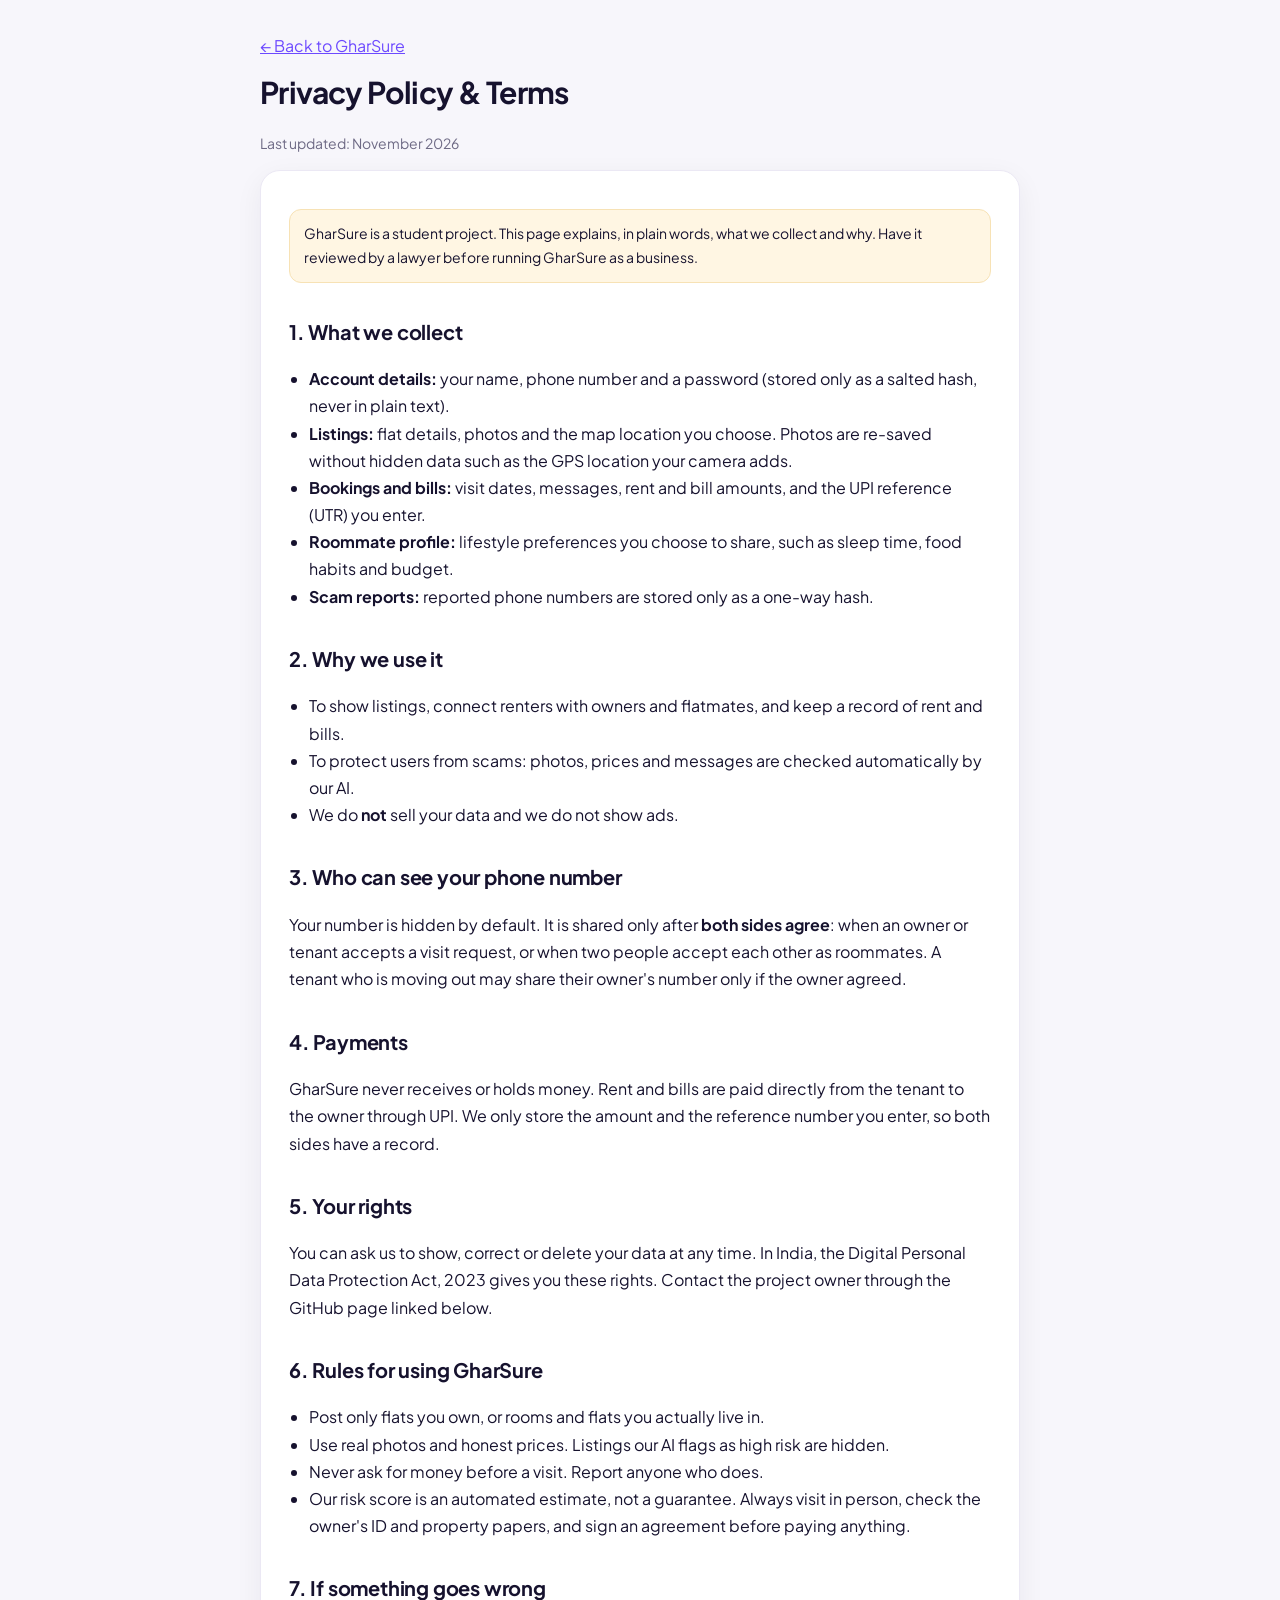
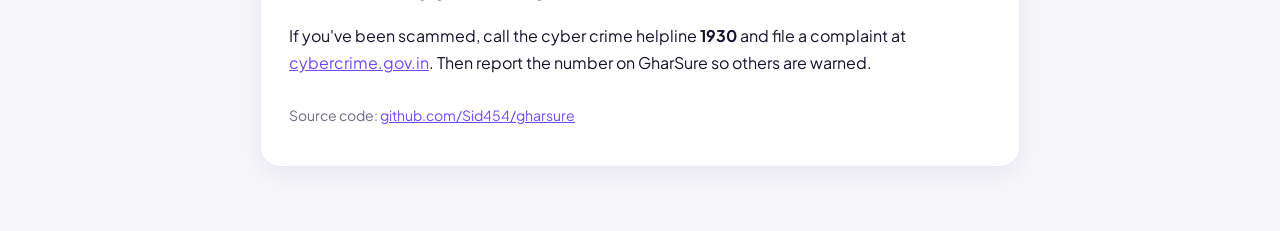
<file: static/legal.html>
<!doctype html>
<html lang="en">
<head>
<meta charset="utf-8">
<meta name="viewport" content="width=device-width, initial-scale=1">
<title>GharSure · Privacy &amp; Terms</title>
<link rel="icon" href="/static/icons/icon-192.png">
<link rel="preconnect" href="https://fonts.googleapis.com">
<link rel="preconnect" href="https://fonts.gstatic.com" crossorigin>
<link href="https://fonts.googleapis.com/css2?family=Plus+Jakarta+Sans:wght@400;600;800&display=swap" rel="stylesheet">
<style>
  :root { --ink: #16122e; --muted: #6e6a85; --brand: #6d4aff; --line: #ebe8f4; }
  body { margin: 0; font: 16px/1.7 "Plus Jakarta Sans", -apple-system, sans-serif; color: var(--ink); background: #f7f6fb; }
  main { max-width: 760px; margin: 0 auto; padding: 32px 16px 64px; }
  a { color: var(--brand); }
  h1 { font-size: 30px; letter-spacing: -.02em; margin: 8px 0 4px; }
  h2 { font-size: 20px; margin-top: 32px; letter-spacing: -.01em; }
  .card { background: #fff; border: 1px solid var(--line); border-radius: 20px; padding: 24px 28px; box-shadow: 0 8px 28px rgba(18,13,51,.06); }
  .muted { color: var(--muted); font-size: 14px; }
  .note { background: #fff6e3; border: 1px solid #f7e2b5; border-radius: 12px; padding: 12px 14px; font-size: 14px; }
  ul { padding-left: 20px; }
</style>
</head>
<body>
<main>
  <a href="/">← Back to GharSure</a>
  <h1>Privacy Policy &amp; Terms</h1>
  <p class="muted">Last updated: November 2026</p>
  <div class="card">
    <p class="note">GharSure is a student project. This page explains, in plain words, what we collect and why.
      Have it reviewed by a lawyer before running GharSure as a business.</p>

    <h2>1. What we collect</h2>
    <ul>
      <li><b>Account details:</b> your name, phone number and a password (stored only as a salted hash, never in plain text).</li>
      <li><b>Listings:</b> flat details, photos and the map location you choose. Photos are re-saved without hidden data such as the GPS location your camera adds.</li>
      <li><b>Bookings and bills:</b> visit dates, messages, rent and bill amounts, and the UPI reference (UTR) you enter.</li>
      <li><b>Roommate profile:</b> lifestyle preferences you choose to share, such as sleep time, food habits and budget.</li>
      <li><b>Scam reports:</b> reported phone numbers are stored only as a one-way hash.</li>
    </ul>

    <h2>2. Why we use it</h2>
    <ul>
      <li>To show listings, connect renters with owners and flatmates, and keep a record of rent and bills.</li>
      <li>To protect users from scams: photos, prices and messages are checked automatically by our AI.</li>
      <li>We do <b>not</b> sell your data and we do not show ads.</li>
    </ul>

    <h2>3. Who can see your phone number</h2>
    <p>Your number is hidden by default. It is shared only after <b>both sides agree</b>: when an owner or tenant accepts a visit request,
      or when two people accept each other as roommates. A tenant who is moving out may share their owner's number only if the owner agreed.</p>

    <h2>4. Payments</h2>
    <p>GharSure never receives or holds money. Rent and bills are paid directly from the tenant to the owner through UPI.
      We only store the amount and the reference number you enter, so both sides have a record.</p>

    <h2>5. Your rights</h2>
    <p>You can ask us to show, correct or delete your data at any time. In India, the Digital Personal Data Protection Act, 2023
      gives you these rights. Contact the project owner through the GitHub page linked below.</p>

    <h2>6. Rules for using GharSure</h2>
    <ul>
      <li>Post only flats you own, or rooms and flats you actually live in.</li>
      <li>Use real photos and honest prices. Listings our AI flags as high risk are hidden.</li>
      <li>Never ask for money before a visit. Report anyone who does.</li>
      <li>Our risk score is an automated estimate, not a guarantee. Always visit in person, check the owner's ID and property papers,
        and sign an agreement before paying anything.</li>
    </ul>

    <h2>7. If something goes wrong</h2>
    <p>If you've been scammed, call the cyber crime helpline <b>1930</b> and file a complaint at
      <a href="https://cybercrime.gov.in" target="_blank" rel="noopener">cybercrime.gov.in</a>. Then report the number on GharSure so others are warned.</p>

    <p class="muted" style="margin-top:28px">Source code: <a href="https://github.com/Sid454/gharsure" target="_blank" rel="noopener">github.com/Sid454/gharsure</a></p>
  </div>
</main>
</body>
</html>
</file>
